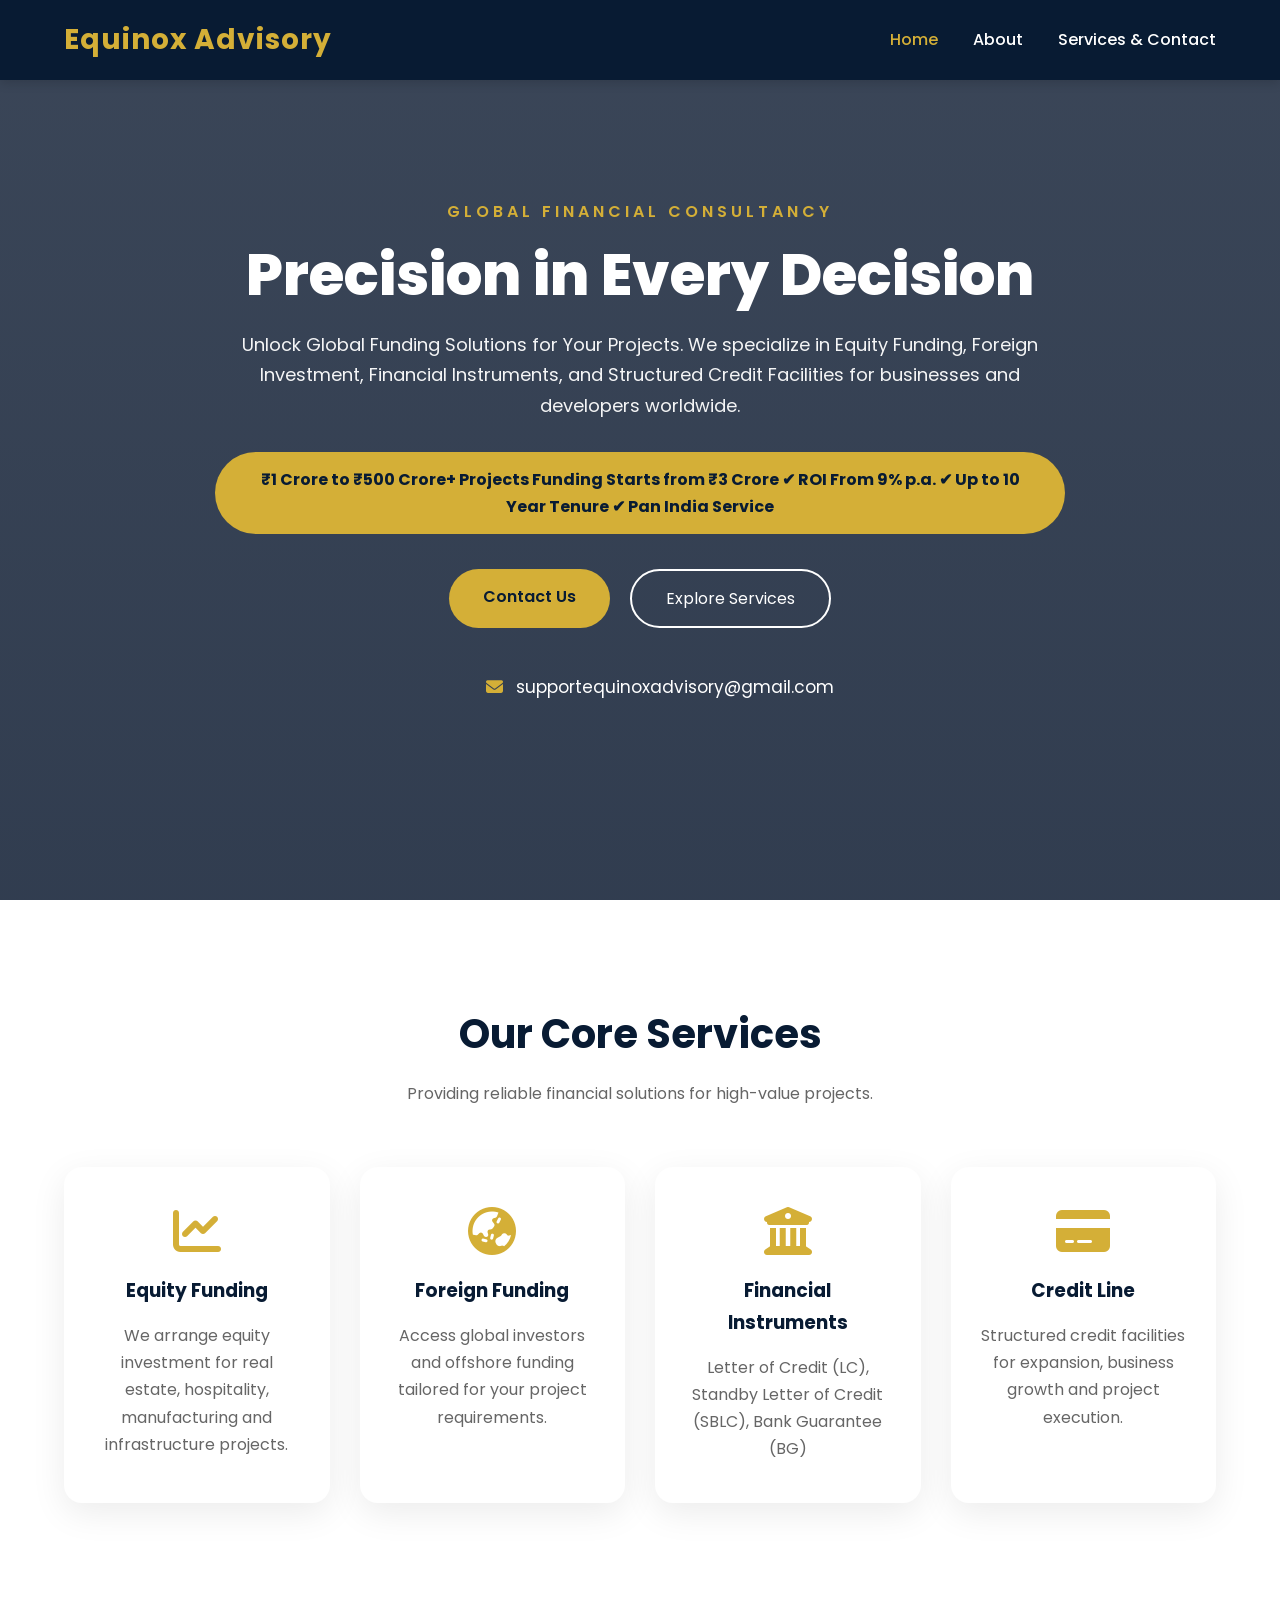
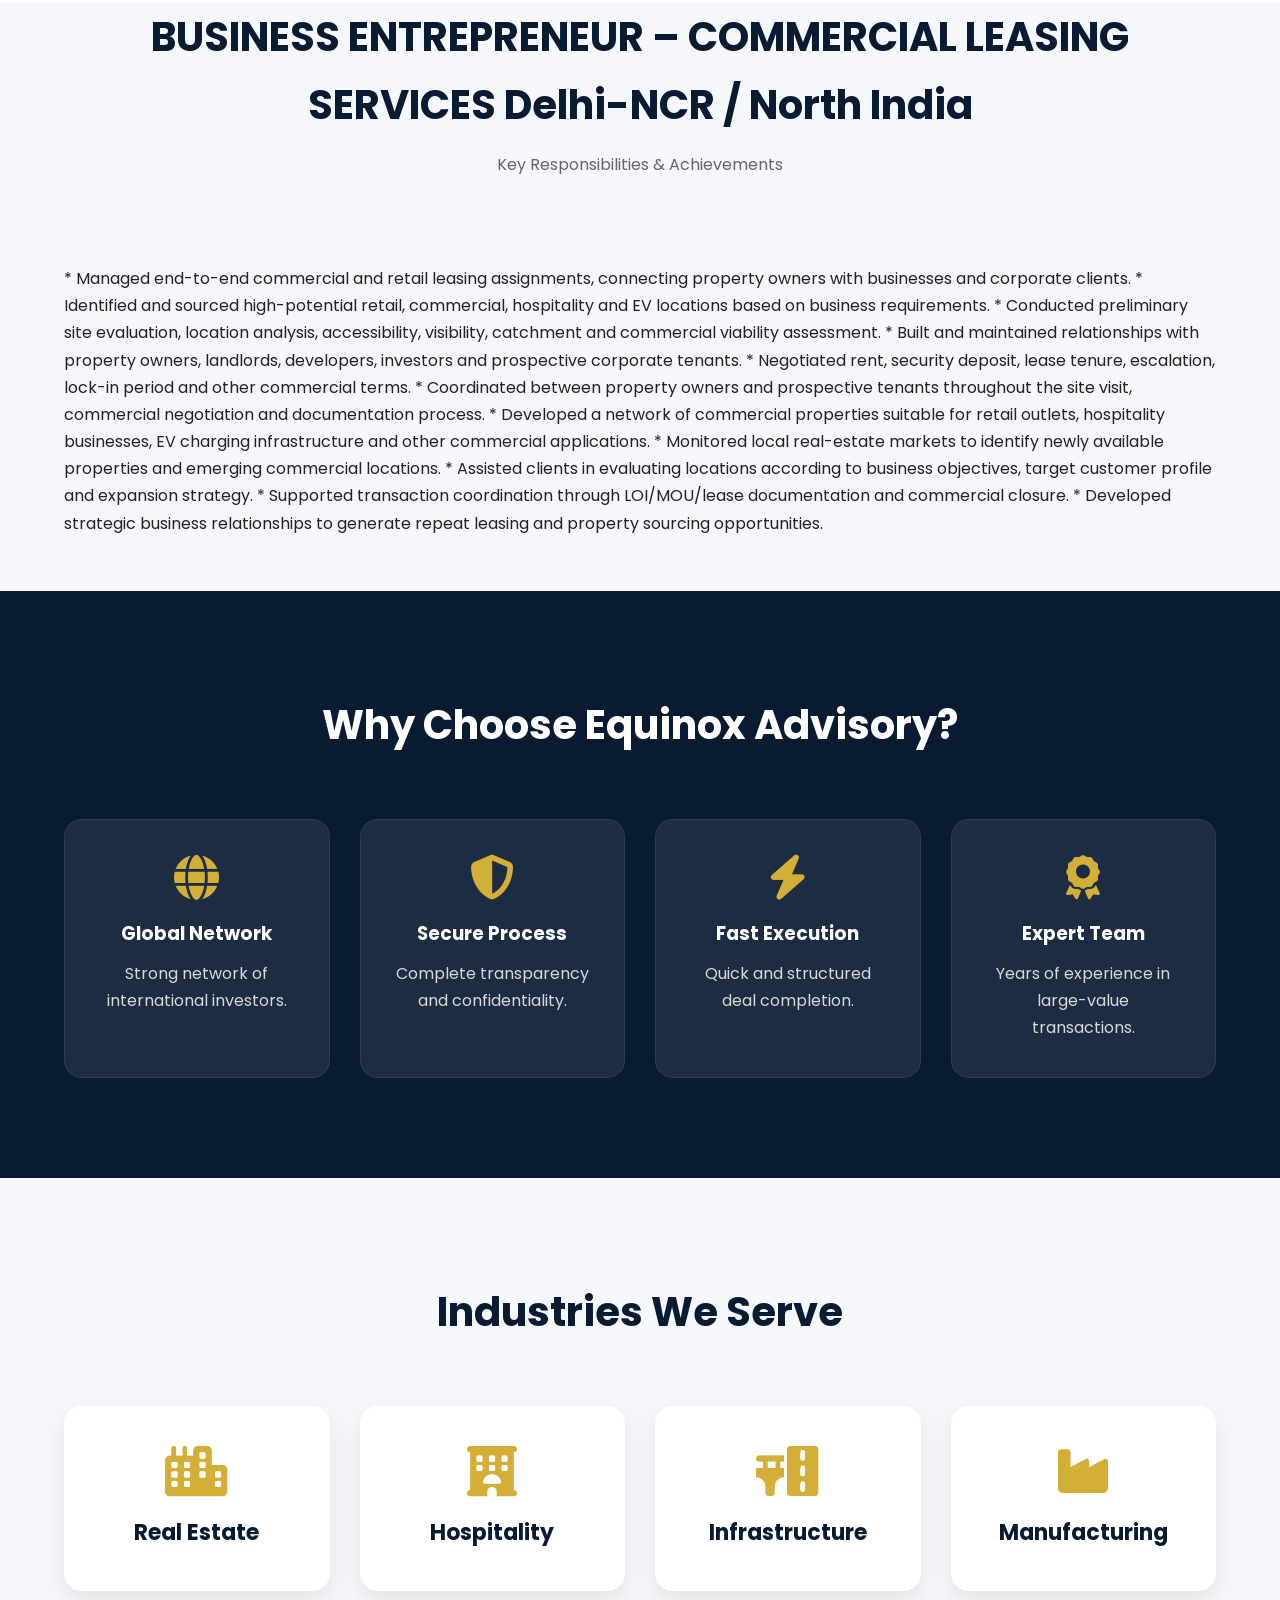
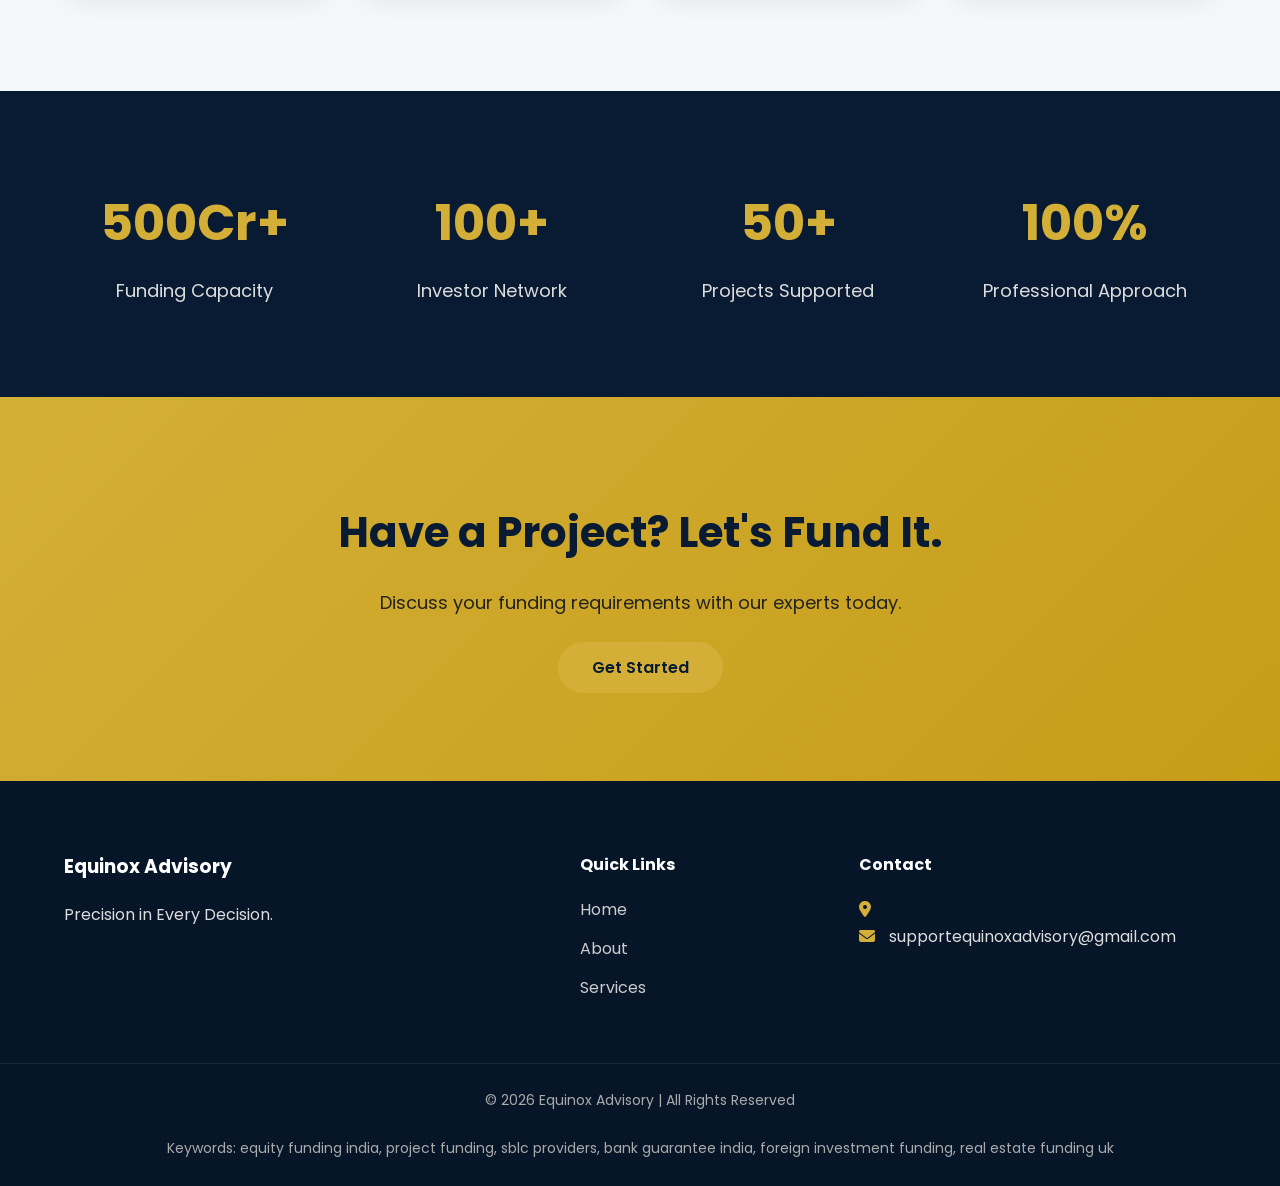
<file: index.html>
<!DOCTYPE html>
<html lang="en">
<head>

<meta charset="UTF-8">
<meta name="viewport" content="width=device-width, initial-scale=1.0">

<title>Equinox Advisory | Global Funding Solutions</title>

<meta name="description" content="Equinox Advisory provides Equity Funding, Foreign Investment, SBLC, LC, BG and Project Funding across India.">

<link rel="preconnect" href="https://fonts.googleapis.com">
<link rel="preconnect" href="https://fonts.gstatic.com" crossorigin>

<link href="https://fonts.googleapis.com/css2?family=Poppins:wght@300;400;500;600;700;800&display=swap" rel="stylesheet">

<link rel="stylesheet" href="https://cdnjs.cloudflare.com/ajax/libs/font-awesome/6.5.2/css/all.min.css">

<link rel="stylesheet" href="style.css">

</head>

<body>

<header>

<div class="container">

<div class="logo">

<h2>Equinox Advisory</h2>

</div>

<nav>

<ul>

<li><a class="active" href="index.html">Home</a></li>

<li><a href="about.html">About</a></li>

<li><a href="services.html">Services & Contact</a></li>

</ul>

</nav>

<div class="menu-btn">

<i class="fa-solid fa-bars"></i>

</div>

</div>

</header>


<!-- HERO -->

<section class="hero">

<div class="overlay"></div>

<div class="hero-content">

<h4>GLOBAL FINANCIAL CONSULTANCY</h4>

<h1>Precision in Every Decision</h1>

<p>

Unlock Global Funding Solutions for Your Projects.

We specialize in Equity Funding, Foreign Investment,

Financial Instruments, and Structured Credit Facilities

for businesses and developers worldwide.

</p>

<div class="hero-highlight">

₹1 Crore to ₹500 Crore+ Projects

Funding Starts from ₹3 Crore

✔ ROI From 9% p.a.

✔ Up to 10 Year Tenure

✔ Pan India Service

</div>

<div class="hero-buttons">

<a href="services.html" class="btn">

Contact Us

</a>

<a href="#services" class="btn-outline">

Explore Services

</a>

</div>

<div class="contact-box">

<div>


</div>

<div>

<i class="fa-solid fa-envelope"></i>

supportequinoxadvisory@gmail.com

</div>

</div>

</div>

</section>


<!-- SERVICES -->

<section class="services" id="services">

<div class="container">

<div class="section-title">

<h2>Our Core Services</h2>

<p>

Providing reliable financial solutions for high-value projects.

</p>

</div>

<div class="service-grid">

<div class="service-card">

<i class="fa-solid fa-chart-line"></i>

<h3>Equity Funding</h3>

<p>

We arrange equity investment for real estate,

hospitality, manufacturing and infrastructure projects.

</p>

</div>

<div class="service-card">

<i class="fa-solid fa-earth-asia"></i>

<h3>Foreign Funding</h3>

<p>

Access global investors and offshore funding

tailored for your project requirements.

</p>

</div>

<div class="service-card">

<i class="fa-solid fa-building-columns"></i>

<h3>Financial Instruments</h3>

<p>

Letter of Credit (LC),

Standby Letter of Credit (SBLC),

Bank Guarantee (BG)

</p>

</div>

<div class="service-card">

<i class="fa-solid fa-credit-card"></i>

<h3>Credit Line</h3>

<p>

Structured credit facilities for expansion,

business growth and project execution.

</p>

</div>

</div>

</div>

</section>

<section class="funding-programs">

<div class="container">

<div class="section-title">

<h2>BUSINESS ENTREPRENEUR – COMMERCIAL LEASING SERVICES Delhi-NCR / North India</h2>

<p>
Key Responsibilities & Achievements
</p>

</div>

<div class="funding-grid">


<br>


<p>
  * Managed end-to-end commercial and retail leasing assignments, connecting property owners with businesses and corporate
clients.
* Identified and sourced high-potential retail, commercial, hospitality and EV locations based on business requirements.
* Conducted preliminary site evaluation, location analysis, accessibility, visibility, catchment and commercial viability assessment.
* Built and maintained relationships with property owners, landlords, developers, investors and prospective corporate tenants.
* Negotiated rent, security deposit, lease tenure, escalation, lock-in period and other commercial terms.
* Coordinated between property owners and prospective tenants throughout the site visit, commercial negotiation and
documentation process.
* Developed a network of commercial properties suitable for retail outlets, hospitality businesses, EV charging infrastructure and
other commercial applications.
* Monitored local real-estate markets to identify newly available properties and emerging commercial locations.
* Assisted clients in evaluating locations according to business objectives, target customer profile and expansion strategy.
* Supported transaction coordination through LOI/MOU/lease documentation and commercial closure.
* Developed strategic business relationships to generate repeat leasing and property sourcing opportunities.
</p>

 <br> 
 <br>


</div>

</section>


<!-- WHY US -->

<section class="why-us">

<div class="container">

<div class="section-title white">

<h2>Why Choose Equinox Advisory?</h2>

</div>

<div class="why-grid">

<div class="why-card">

<i class="fa-solid fa-globe"></i>

<h3>Global Network</h3>

<p>

Strong network of international investors.

</p>

</div>

<div class="why-card">

<i class="fa-solid fa-shield-halved"></i>

<h3>Secure Process</h3>

<p>

Complete transparency and confidentiality.

</p>

</div>

<div class="why-card">

<i class="fa-solid fa-bolt"></i>

<h3>Fast Execution</h3>

<p>

Quick and structured deal completion.

</p>

</div>

<div class="why-card">

<i class="fa-solid fa-award"></i>

<h3>Expert Team</h3>

<p>

Years of experience in large-value transactions.

</p>

</div>

</div>

</div>

</section>


<!-- INDUSTRIES -->

<section class="industries">

<div class="container">

<div class="section-title">

<h2>Industries We Serve</h2>

</div>

<div class="industry-grid">

<div class="industry">

<i class="fa-solid fa-city"></i>

<h3>Real Estate</h3>

</div>

<div class="industry">

<i class="fa-solid fa-hotel"></i>

<h3>Hospitality</h3>

</div>

<div class="industry">

<i class="fa-solid fa-road-bridge"></i>

<h3>Infrastructure</h3>

</div>

<div class="industry">

<i class="fa-solid fa-industry"></i>

<h3>Manufacturing</h3>

</div>

</div>

</div>

</section>


<!-- STATS -->

<section class="stats">

<div class="container">

<div class="stat">

<h2>500Cr+</h2>

<p>Funding Capacity</p>

</div>

<div class="stat">

<h2>100+</h2>

<p>Investor Network</p>

</div>

<div class="stat">

<h2>50+</h2>

<p>Projects Supported</p>

</div>

<div class="stat">

<h2>100%</h2>

<p>Professional Approach</p>

</div>

</div>

</section>


<!-- CTA -->

<section class="cta">

<div class="container">

<h2>

Have a Project? Let's Fund It.

</h2>

<p>

Discuss your funding requirements with our experts today.

</p>

<a href="services.html" class="btn">

Get Started

</a>

</div>

</section>


<!-- FOOTER -->

<footer>

<div class="container footer-grid">

<div>

<h3>Equinox Advisory</h3>

<p>

Precision in Every Decision.

</p>

</div>

<div>

<h4>Quick Links</h4>

<ul>

<li><a href="index.html">Home</a></li>

<li><a href="about.html">About</a></li>

<li><a href="services.html">Services</a></li>

</ul>

</div>

<div>

<h4>Contact</h4>

<p>

<i class="fa-solid fa-location-dot"></i>

</p>

<p>


</p>

<p>

<i class="fa-solid fa-envelope"></i>

supportequinoxadvisory@gmail.com

</p>

</div>

</div>

<div class="copyright">

© 2026 Equinox Advisory | All Rights Reserved

<br><br>

Keywords:

equity funding india,

project funding,

sblc providers,

bank guarantee india,

foreign investment funding,

real estate funding uk

</div>

</footer>

<script src="script.js"></script>

</body>
</html>
</file>
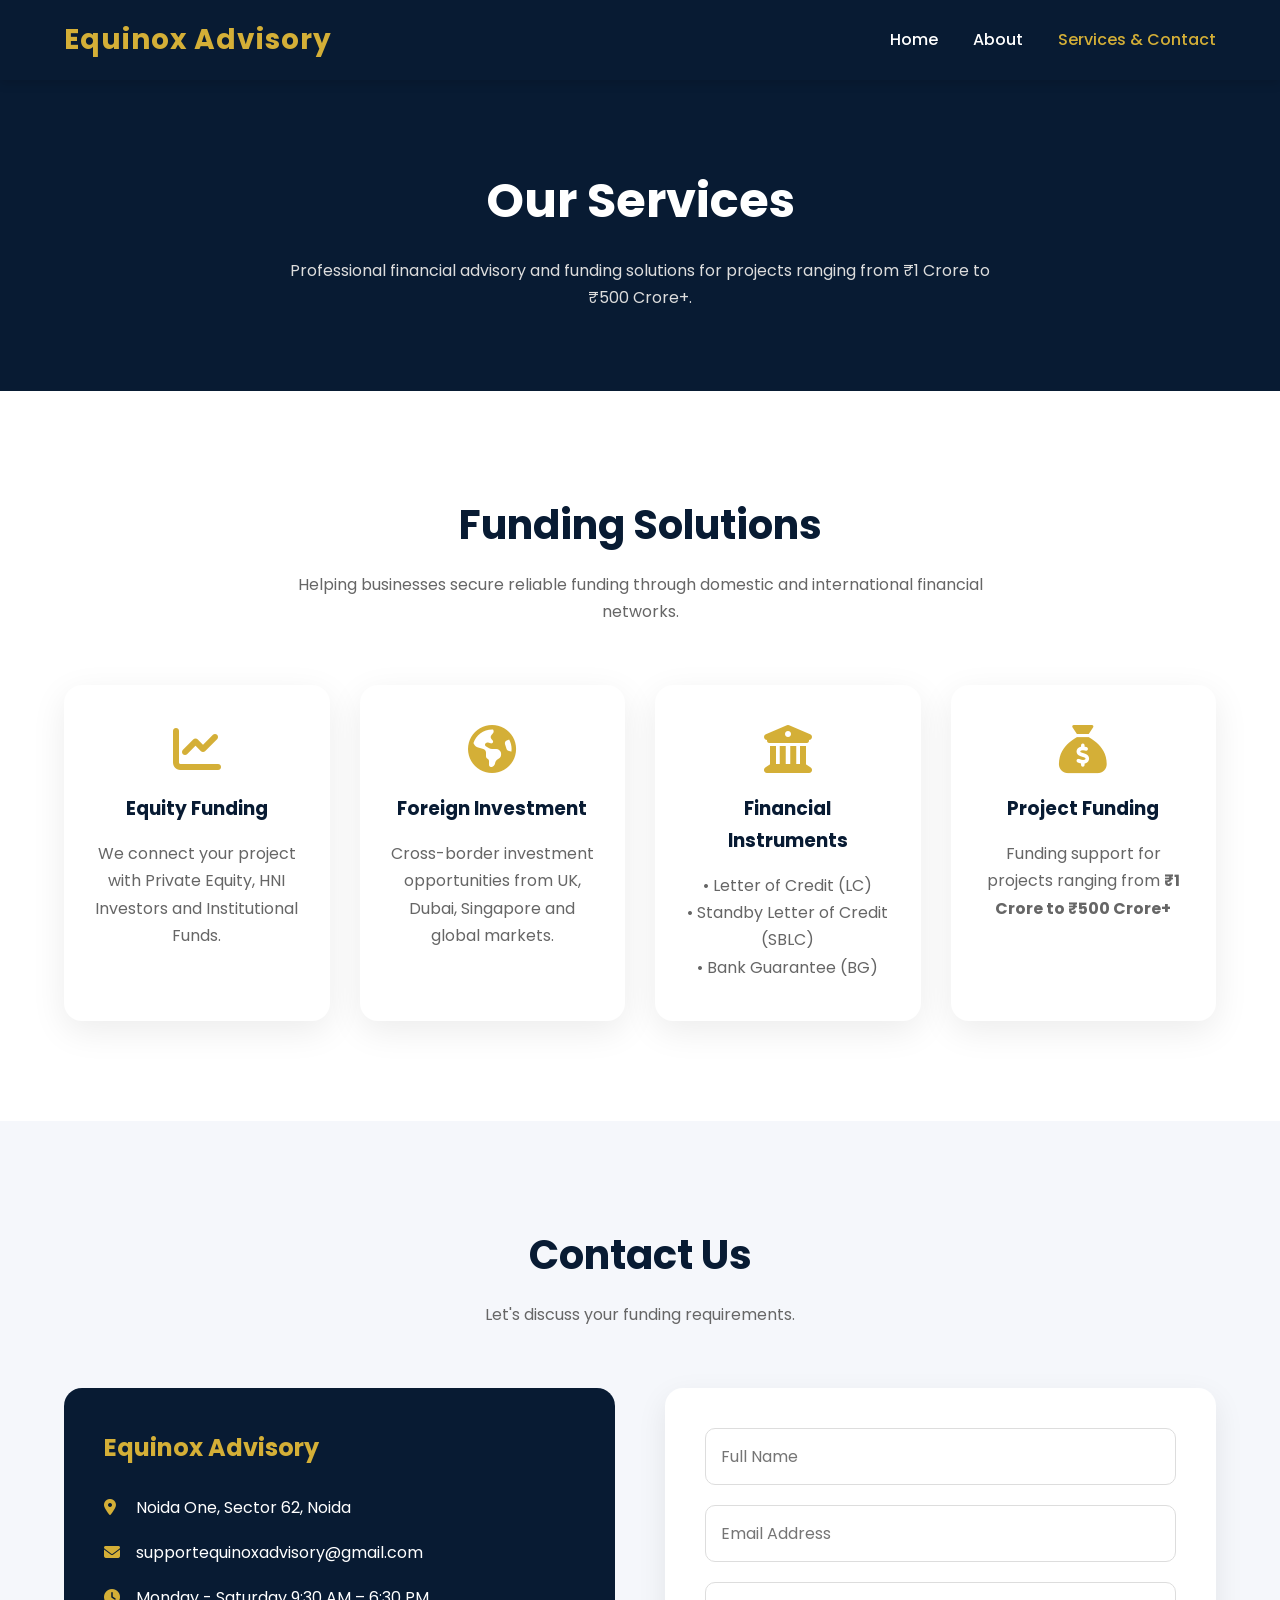
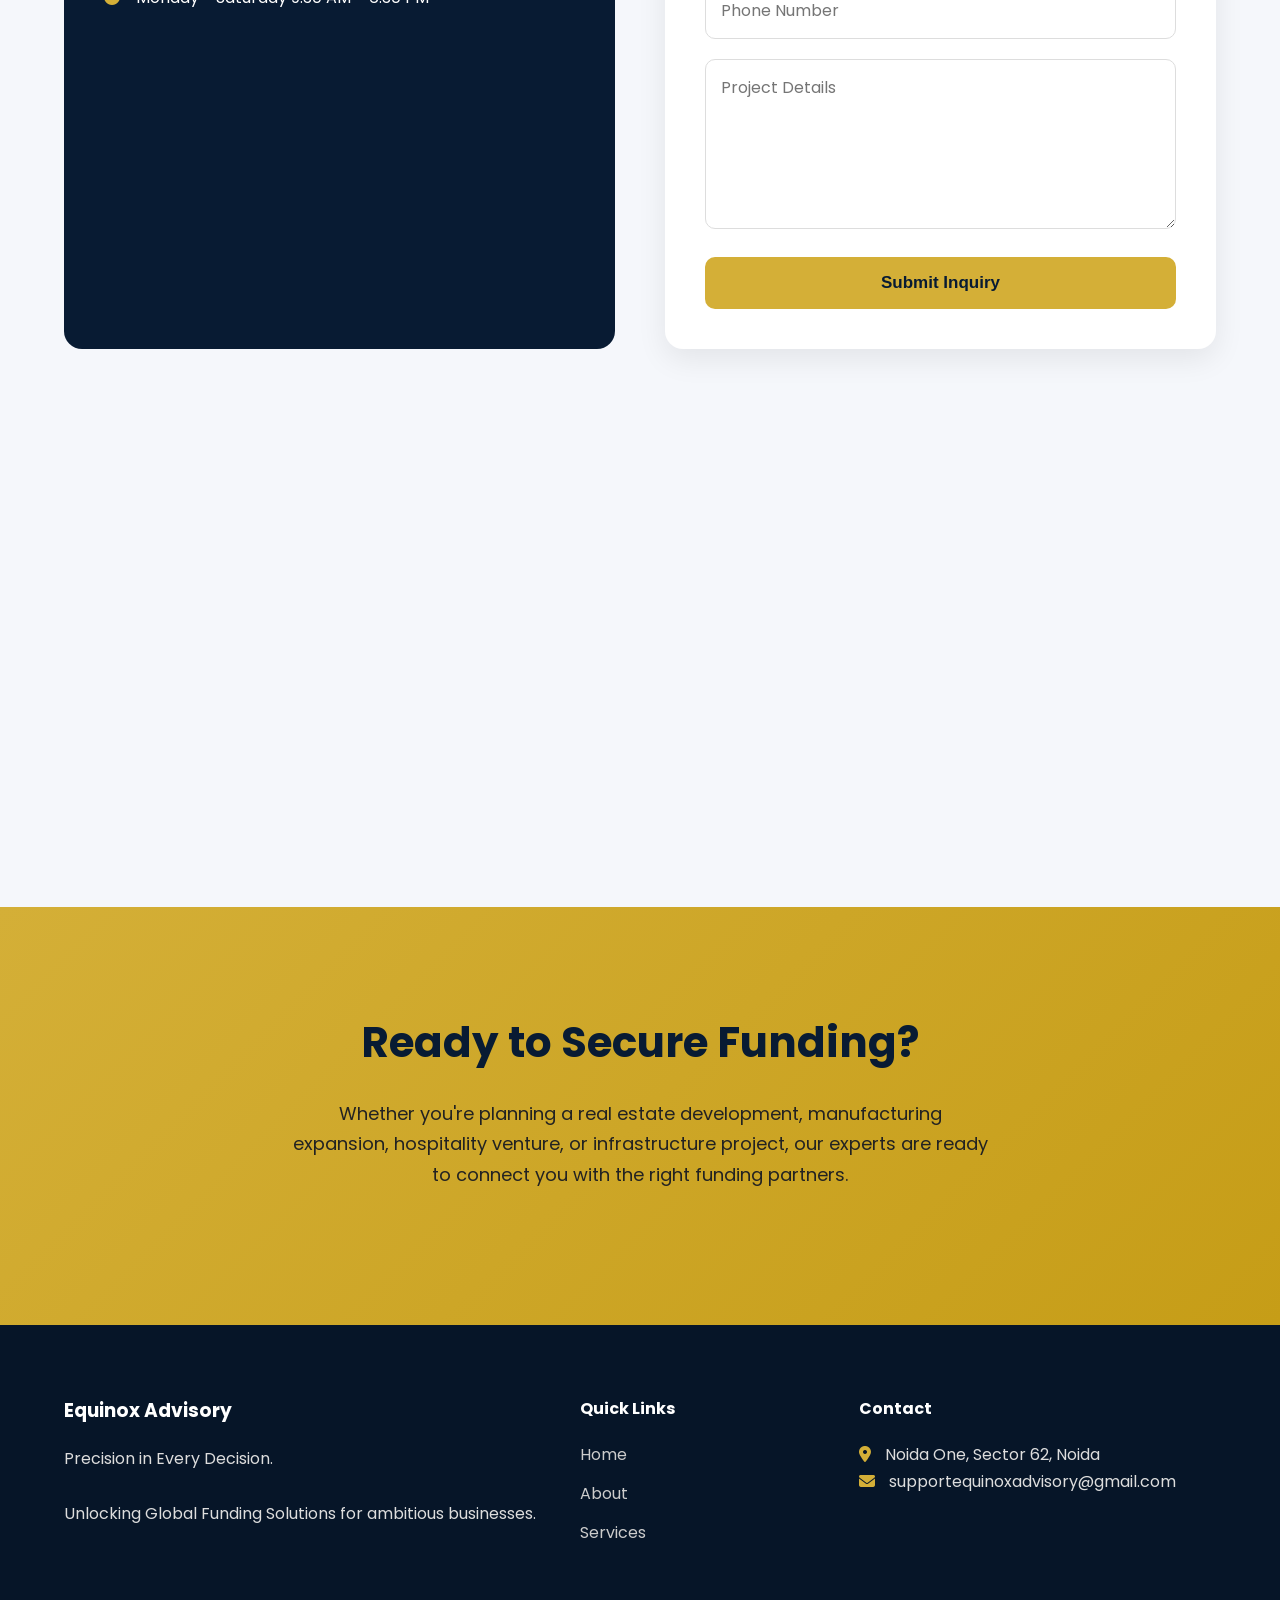
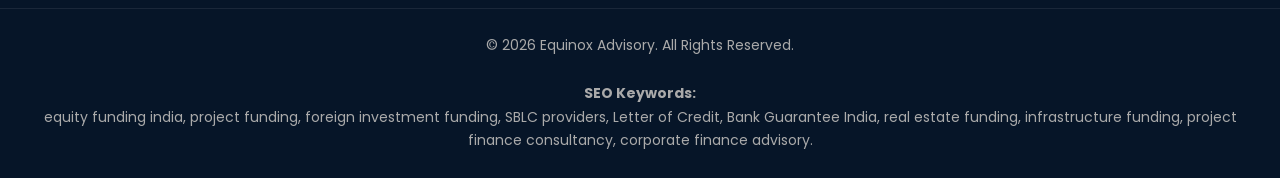
<file: services.html>
<!DOCTYPE html>
<html lang="en">

<head>

<meta charset="UTF-8">
<meta name="viewport" content="width=device-width, initial-scale=1.0">

<title>Services & Contact | Equinox Advisory</title>

<meta name="description"
content="Equinox Advisory offers Equity Funding, Foreign Investment, Financial Instruments (LC, SBLC, BG) and Project Funding solutions.">

<link rel="preconnect" href="https://fonts.googleapis.com">
<link rel="preconnect" href="https://fonts.gstatic.com" crossorigin>

<link href="https://fonts.googleapis.com/css2?family=Poppins:wght@300;400;500;600;700;800&display=swap" rel="stylesheet">

<link rel="stylesheet"
href="https://cdnjs.cloudflare.com/ajax/libs/font-awesome/6.5.2/css/all.min.css">

<link rel="stylesheet" href="style.css">

</head>

<body>

<header>

<div class="container">

<div class="logo">
<h2>Equinox Advisory</h2>
</div>

<nav>

<ul>

<li><a href="index.html">Home</a></li>

<li><a href="about.html">About</a></li>

<li><a class="active" href="services.html">Services & Contact</a></li>

</ul>

</nav>

<div class="menu-btn">
<i class="fa-solid fa-bars"></i>
</div>

</div>

</header>

<section class="page-banner">

<div class="container">

<h1>Our Services</h1>

<p>

Professional financial advisory and funding solutions
for projects ranging from ₹1 Crore to ₹500 Crore+.

</p>

</div>

</section>

<section class="services">

<div class="container">

<div class="section-title">

<h2>Funding Solutions</h2>

<p>

Helping businesses secure reliable funding through
domestic and international financial networks.

</p>

</div>

<div class="service-grid">

<div class="service-card">

<i class="fa-solid fa-chart-line"></i>

<h3>Equity Funding</h3>

<p>

We connect your project with Private Equity,
HNI Investors and Institutional Funds.

</p>

</div>

<div class="service-card">

<i class="fa-solid fa-earth-americas"></i>

<h3>Foreign Investment</h3>

<p>

Cross-border investment opportunities from
UK, Dubai, Singapore and global markets.

</p>

</div>

<div class="service-card">

<i class="fa-solid fa-building-columns"></i>

<h3>Financial Instruments</h3>

<p>

• Letter of Credit (LC)

<br>

• Standby Letter of Credit (SBLC)

<br>

• Bank Guarantee (BG)

</p>

</div>

<div class="service-card">

<i class="fa-solid fa-sack-dollar"></i>

<h3>Project Funding</h3>

<p>

Funding support for projects ranging from

<strong>₹1 Crore to ₹500 Crore+</strong>

</p>

</div>

</div>

</div>

</section>

<section class="contact">

<div class="container">

<div class="section-title">

<h2>Contact Us</h2>

<p>

Let's discuss your funding requirements.

</p>

</div>

<div class="contact-grid">

<div class="contact-info">

<h2>Equinox Advisory</h2>

<p>

<i class="fa-solid fa-location-dot"></i>

Noida One,
Sector 62,
Noida

</p>

<p>

</p>

<p>

<i class="fa-solid fa-envelope"></i>

supportequinoxadvisory@gmail.com

</p>

<p>

<i class="fa-solid fa-clock"></i>

Monday - Saturday

9:30 AM – 6:30 PM

</p>

</div>

<div class="contact-form">

<form id="contactForm">

<input
type="text"
placeholder="Full Name"
required>

<input
type="email"
placeholder="Email Address"
required>

<input
type="tel"
placeholder="Phone Number"
required>

<textarea
placeholder="Project Details"
required></textarea>

<button type="submit" class="btn">
Submit Inquiry
</button>

</form>

</div>

</div>

</div>

</section>

<!-- GOOGLE MAP -->

<section class="map">

<iframe
src="https://www.google.com/maps?q=Noida%20One%20Sector%2062%20Noida&output=embed"
width="100%"
height="450"
style="border:0;"
allowfullscreen=""
loading="lazy"
referrerpolicy="no-referrer-when-downgrade">
</iframe>

</section>

<!-- CALL TO ACTION -->

<section class="cta">

<div class="container">

<h2>

Ready to Secure Funding?

</h2>

<p>

Whether you're planning a real estate development,
manufacturing expansion, hospitality venture,
or infrastructure project,
our experts are ready to connect you with the
right funding partners.

</p>

</a>

</div>

</section>

<!-- FOOTER -->

<footer>

<div class="container footer-grid">

<div>

<h3>Equinox Advisory</h3>

<p>

Precision in Every Decision.

<br><br>

Unlocking Global Funding Solutions
for ambitious businesses.

</p>

</div>

<div>

<h4>Quick Links</h4>

<ul>

<li><a href="index.html">Home</a></li>

<li><a href="about.html">About</a></li>

<li><a href="services.html">Services</a></li>

</ul>

</div>

<div>

<h4>Contact</h4>

<p>

<i class="fa-solid fa-location-dot"></i>

Noida One,
Sector 62,
Noida

</p>

<p>

</p>

<p>

<i class="fa-solid fa-envelope"></i>

supportequinoxadvisory@gmail.com

</p>

</div>

</div>

<div class="copyright">

© 2026 Equinox Advisory. All Rights Reserved.

<br><br>

<strong>SEO Keywords:</strong><br>

equity funding india,
project funding,
foreign investment funding,
SBLC providers,
Letter of Credit,
Bank Guarantee India,
real estate funding,
infrastructure funding,
project finance consultancy,
corporate finance advisory.

</div>

</footer>

<script src="script.js"></script>

</body>

</html>
</file>
<file: style.css>
/* ===========================
   EQUINOX ADVISORY STYLE.CSS
   PART 1
=========================== */

*{
    margin:0;
    padding:0;
    box-sizing:border-box;
}

html{
    scroll-behavior:smooth;
}

body{
    font-family:'Poppins',sans-serif;
    background:#f5f7fb;
    color:#222;
    line-height:1.7;
}

img{
    max-width:100%;
    display:block;
}

a{
    text-decoration:none;
}

ul{
    list-style:none;
}

.container{
    width:90%;
    max-width:1200px;
    margin:auto;
}

/* ================= HEADER ================= */

header{
    position:fixed;
    width:100%;
    top:0;
    left:0;
    z-index:999;
    background:#081b33;
    box-shadow:0 3px 10px rgba(0,0,0,.15);
}

header .container{
    display:flex;
    justify-content:space-between;
    align-items:center;
    height:80px;
}

.logo h2{
    color:#d4af37;
    font-size:28px;
    font-weight:700;
    letter-spacing:1px;
}

nav ul{
    display:flex;
    gap:35px;
}

nav a{
    color:#fff;
    font-weight:500;
    transition:.3s;
}

nav a:hover,
nav a.active{
    color:#d4af37;
}

.menu-btn{
    display:none;
    color:#fff;
    font-size:28px;
    cursor:pointer;
}

/* ================= HERO ================= */

.hero{
    position:relative;
    min-height:100vh;
    background:
    linear-gradient(rgba(6,20,42,.78),rgba(6,20,42,.82)),
    url("https://images.unsplash.com/photo-1554224155-6726b3ff858f?auto=format&fit=crop&w=1800&q=80");
    background-size:cover;
    background-position:center;
    display:flex;
    justify-content:center;
    align-items:center;
    text-align:center;
    color:#fff;
    padding:120px 20px;
}

.hero-content{
    max-width:850px;
    z-index:2;
}

.hero h4{
    color:#d4af37;
    letter-spacing:4px;
    text-transform:uppercase;
    margin-bottom:15px;
    font-weight:600;
}

.hero h1{
    font-size:58px;
    line-height:1.2;
    margin-bottom:20px;
    font-weight:800;
}

.hero p{
    font-size:18px;
    opacity:.95;
    margin-bottom:30px;
}

.hero-highlight{
    display:inline-block;
    padding:14px 28px;
    background:#d4af37;
    color:#081b33;
    font-weight:700;
    border-radius:50px;
    margin-bottom:35px;
}

.hero-buttons{
    display:flex;
    justify-content:center;
    gap:20px;
    flex-wrap:wrap;
}

.btn{
    background:#d4af37;
    color:#081b33;
    padding:14px 34px;
    border-radius:40px;
    font-weight:600;
    transition:.3s;
}

.btn:hover{
    transform:translateY(-4px);
    box-shadow:0 12px 25px rgba(0,0,0,.25);
}

.btn-outline{
    border:2px solid #fff;
    color:#fff;
    padding:14px 34px;
    border-radius:40px;
    transition:.3s;
}

.btn-outline:hover{
    background:#fff;
    color:#081b33;
}

.contact-box{
    display:flex;
    justify-content:center;
    gap:40px;
    flex-wrap:wrap;
    margin-top:45px;
    font-size:17px;
}

.contact-box i{
    color:#d4af37;
    margin-right:8px;
}

/* ================= SECTION TITLE ================= */

.section-title{
    text-align:center;
    margin-bottom:60px;
}

.section-title h2{
    font-size:40px;
    color:#081b33;
    margin-bottom:12px;
}

.section-title p{
    color:#666;
    max-width:700px;
    margin:auto;
}

.section-title.white h2{
    color:#fff;
}

/* ================= SERVICES ================= */

.services{
    padding:100px 0;
    background:#fff;
}

.service-grid{
    display:grid;
    grid-template-columns:repeat(auto-fit,minmax(260px,1fr));
    gap:30px;
}

.service-card{
    background:#fff;
    border-radius:18px;
    padding:40px 30px;
    text-align:center;
    box-shadow:0 10px 35px rgba(0,0,0,.08);
    transition:.35s;
}

.service-card:hover{
    transform:translateY(-10px);
}

.service-card i{
    font-size:48px;
    color:#d4af37;
    margin-bottom:20px;
}

.service-card h3{
    color:#081b33;
    margin-bottom:15px;
}

.service-card p{
    color:#666;
}

/* ================= WHY US ================= */

.why-us{
    background:#081b33;
    padding:100px 0;
}

.why-grid{
    display:grid;
    grid-template-columns:repeat(auto-fit,minmax(250px,1fr));
    gap:30px;
}

.why-card{
    background:rgba(255,255,255,.08);
    border:1px solid rgba(255,255,255,.08);
    padding:35px;
    border-radius:18px;
    text-align:center;
    transition:.3s;
}

.why-card:hover{
    transform:translateY(-8px);
    background:rgba(255,255,255,.12);
}

.why-card i{
    font-size:45px;
    color:#d4af37;
    margin-bottom:18px;
}

.why-card h3{
    color:#fff;
    margin-bottom:10px;
}

.why-card p{
    color:#d9d9d9;
}


/* ===========================
   INDUSTRIES
=========================== */

.industries{
    padding:100px 0;
    background:#f5f7fb;
}

.industry-grid{
    display:grid;
    grid-template-columns:repeat(auto-fit,minmax(220px,1fr));
    gap:30px;
}

.industry{
    background:#fff;
    padding:40px 20px;
    border-radius:18px;
    text-align:center;
    box-shadow:0 10px 25px rgba(0,0,0,.08);
    transition:.35s;
}

.industry:hover{
    transform:translateY(-8px);
}

.industry i{
    font-size:50px;
    color:#d4af37;
    margin-bottom:18px;
}

.industry h3{
    color:#081b33;
    font-size:22px;
}

/* ===========================
   STATS
=========================== */

.stats{
    background:#081b33;
    color:#fff;
    padding:90px 0;
}

.stats .container{
    display:grid;
    grid-template-columns:repeat(auto-fit,minmax(220px,1fr));
    gap:35px;
    text-align:center;
}

.stat h2{
    font-size:50px;
    color:#d4af37;
    margin-bottom:10px;
}

.stat p{
    font-size:18px;
    color:#ddd;
}

/* ===========================
   CTA
=========================== */

.cta{
    padding:100px 20px;
    background:linear-gradient(135deg,#d4af37,#c69d17);
    text-align:center;
}

.cta h2{
    font-size:42px;
    color:#081b33;
    margin-bottom:20px;
}

.cta p{
    max-width:700px;
    margin:auto;
    color:#222;
    margin-bottom:35px;
    font-size:18px;
}

/* ===========================
   PAGE BANNER
=========================== */

.page-banner{
    background:#081b33;
    color:#fff;
    padding:160px 20px 80px;
    text-align:center;
}

.page-banner h1{
    font-size:48px;
    margin-bottom:15px;
}

.page-banner p{
    max-width:700px;
    margin:auto;
    color:#ddd;
}

/* ===========================
   ABOUT PAGE
=========================== */

.about{
    padding:90px 0;
}

.about-grid{
    display:grid;
    grid-template-columns:1fr 1fr;
    gap:50px;
    align-items:center;
}

.about img{
    width:100%;
    border-radius:18px;
    box-shadow:0 15px 35px rgba(0,0,0,.12);
}

.about h2{
    color:#081b33;
    margin-bottom:20px;
}

.about p{
    color:#555;
    margin-bottom:20px;
}

.about ul{
    padding-left:20px;
}

.about ul li{
    margin-bottom:10px;
}

/* ===========================
   PROCESS
=========================== */

.process{
    background:#fff;
    padding:90px 0;
}

.process-grid{
    display:grid;
    grid-template-columns:repeat(auto-fit,minmax(250px,1fr));
    gap:30px;
}

.process-card{
    background:#f5f7fb;
    padding:35px;
    border-radius:15px;
    text-align:center;
}

.process-card span{
    width:70px;
    height:70px;
    display:flex;
    justify-content:center;
    align-items:center;
    background:#d4af37;
    color:#081b33;
    font-size:26px;
    font-weight:bold;
    border-radius:50%;
    margin:auto auto 20px;
}

/* ===========================
   CONTACT FORM
=========================== */

.contact{
    padding:100px 0;
}

.contact-grid{
    display:grid;
    grid-template-columns:1fr 1fr;
    gap:50px;
}

.contact-info{
    background:#081b33;
    color:#fff;
    padding:40px;
    border-radius:18px;
}

.contact-info h2{
    color:#d4af37;
    margin-bottom:25px;
}

.contact-info p{
    margin-bottom:18px;
}

.contact-info i{
    color:#d4af37;
    width:28px;
}

.contact-form{
    background:#fff;
    padding:40px;
    border-radius:18px;
    box-shadow:0 10px 30px rgba(0,0,0,.08);
}

.contact-form input,
.contact-form textarea{
    width:100%;
    padding:15px;
    margin-bottom:20px;
    border:1px solid #ddd;
    border-radius:10px;
    font-size:16px;
    font-family:Poppins,sans-serif;
}

.contact-form textarea{
    height:170px;
    resize:vertical;
}

.contact-form button{
    width:100%;
    padding:16px;
    border:none;
    background:#d4af37;
    color:#081b33;
    font-size:17px;
    font-weight:600;
    border-radius:10px;
    cursor:pointer;
    transition:.3s;
}

.contact-form button:hover{
    background:#081b33;
    color:#fff;
}

/* ===========================
   FOOTER
=========================== */

footer{
    background:#061528;
    color:#ddd;
    padding-top:70px;
}

.footer-grid{
    display:grid;
    grid-template-columns:2fr 1fr 1.5fr;
    gap:40px;
    padding-bottom:50px;
}

.footer-grid h3,
.footer-grid h4{
    color:#fff;
    margin-bottom:18px;
}

.footer-grid a{
    color:#ccc;
    transition:.3s;
}

.footer-grid a:hover{
    color:#d4af37;
}

.footer-grid li{
    margin-bottom:12px;
}

.footer-grid i{
    color:#d4af37;
    margin-right:10px;
}

.copyright{
    text-align:center;
    border-top:1px solid rgba(255,255,255,.08);
    padding:25px;
    font-size:14px;
    color:#aaa;
}
/* ===========================
   ANIMATIONS
=========================== */

@keyframes fadeUp{
    from{
        opacity:0;
        transform:translateY(40px);
    }
    to{
        opacity:1;
        transform:translateY(0);
    }
}

@keyframes fadeIn{
    from{
        opacity:0;
    }
    to{
        opacity:1;
    }
}

.hero-content{
    animation:fadeUp 1s ease;
}

.service-card,
.why-card,
.industry,
.stat,
.process-card{
    animation:fadeUp .8s ease;
}

/* ===========================
   HOVER EFFECTS
=========================== */

.service-card:hover,
.industry:hover,
.process-card:hover{
    box-shadow:0 20px 45px rgba(0,0,0,.15);
}

.btn,
.btn-outline,
.contact-form button{
    transition:all .3s ease;
}

.btn:hover{
    transform:translateY(-4px) scale(1.02);
}

.btn-outline:hover{
    transform:translateY(-4px);
}

/* ===========================
   FORM FOCUS
=========================== */

.contact-form input:focus,
.contact-form textarea:focus{
    outline:none;
    border-color:#d4af37;
    box-shadow:0 0 0 3px rgba(212,175,55,.15);
}

/* ===========================
   SCROLLBAR
=========================== */

::-webkit-scrollbar{
    width:10px;
}

::-webkit-scrollbar-track{
    background:#f1f1f1;
}

::-webkit-scrollbar-thumb{
    background:#d4af37;
    border-radius:20px;
}

::-webkit-scrollbar-thumb:hover{
    background:#b99321;
}

/* ===========================
   TABLET
=========================== */

@media(max-width:992px){

.hero h1{
    font-size:46px;
}

.hero p{
    font-size:17px;
}

.about-grid{
    grid-template-columns:1fr;
}

.contact-grid{
    grid-template-columns:1fr;
}

.footer-grid{
    grid-template-columns:1fr;
    text-align:center;
}

.stats .container{
    grid-template-columns:repeat(2,1fr);
}

}

/* ===========================
   MOBILE
=========================== */

@media(max-width:768px){

header .container{
    height:75px;
}

.menu-btn{
    display:block;
}

nav{
    position:absolute;
    top:75px;
    left:0;
    width:100%;
    background:#081b33;
    display:none;
}

nav.active{
    display:block;
}

nav ul{
    flex-direction:column;
    gap:0;
}

nav ul li{
    border-top:1px solid rgba(255,255,255,.08);
}

nav ul li a{
    display:block;
    padding:18px 20px;
}

.hero{
    padding:140px 20px 100px;
}

.hero h1{
    font-size:38px;
}

.hero h4{
    font-size:14px;
    letter-spacing:2px;
}

.hero p{
    font-size:16px;
}

.hero-buttons{
    flex-direction:column;
}

.hero-buttons a{
    width:100%;
}

.contact-box{
    flex-direction:column;
    gap:15px;
}

.section-title h2{
    font-size:32px;
}

.page-banner h1{
    font-size:38px;
}

.cta h2{
    font-size:32px;
}

.stats .container{
    grid-template-columns:1fr;
}

.service-grid,
.why-grid,
.industry-grid,
.process-grid{
    grid-template-columns:1fr;
}

}

/* ===========================
   SMALL PHONES
=========================== */

@media(max-width:480px){

.container{
    width:92%;
}

.logo h2{
    font-size:22px;
}

.hero h1{
    font-size:30px;
}

.hero-highlight{
    font-size:15px;
    padding:12px 20px;
}

.btn,
.btn-outline{
    padding:13px 20px;
    font-size:15px;
}

.section-title h2{
    font-size:28px;
}

.page-banner h1{
    font-size:30px;
}

.cta{
    padding:70px 20px;
}

.cta h2{
    font-size:28px;
}

.contact-form,
.contact-info{
    padding:25px;
}

}

/* ===========================
   UTILITIES
=========================== */

.text-center{
    text-align:center;
}

.mt-1{margin-top:10px;}
.mt-2{margin-top:20px;}
.mt-3{margin-top:30px;}
.mt-4{margin-top:40px;}
.mt-5{margin-top:50px;}

.mb-1{margin-bottom:10px;}
.mb-2{margin-bottom:20px;}
.mb-3{margin-bottom:30px;}
.mb-4{margin-bottom:40px;}
.mb-5{margin-bottom:50px;}

.py-5{
    padding:80px 0;
}

.bg-dark{
    background:#081b33;
    color:#fff;
}

.bg-light{
    background:#f5f7fb;
}

/* ===========================
   END OF FILE
=========================== */
</file>
